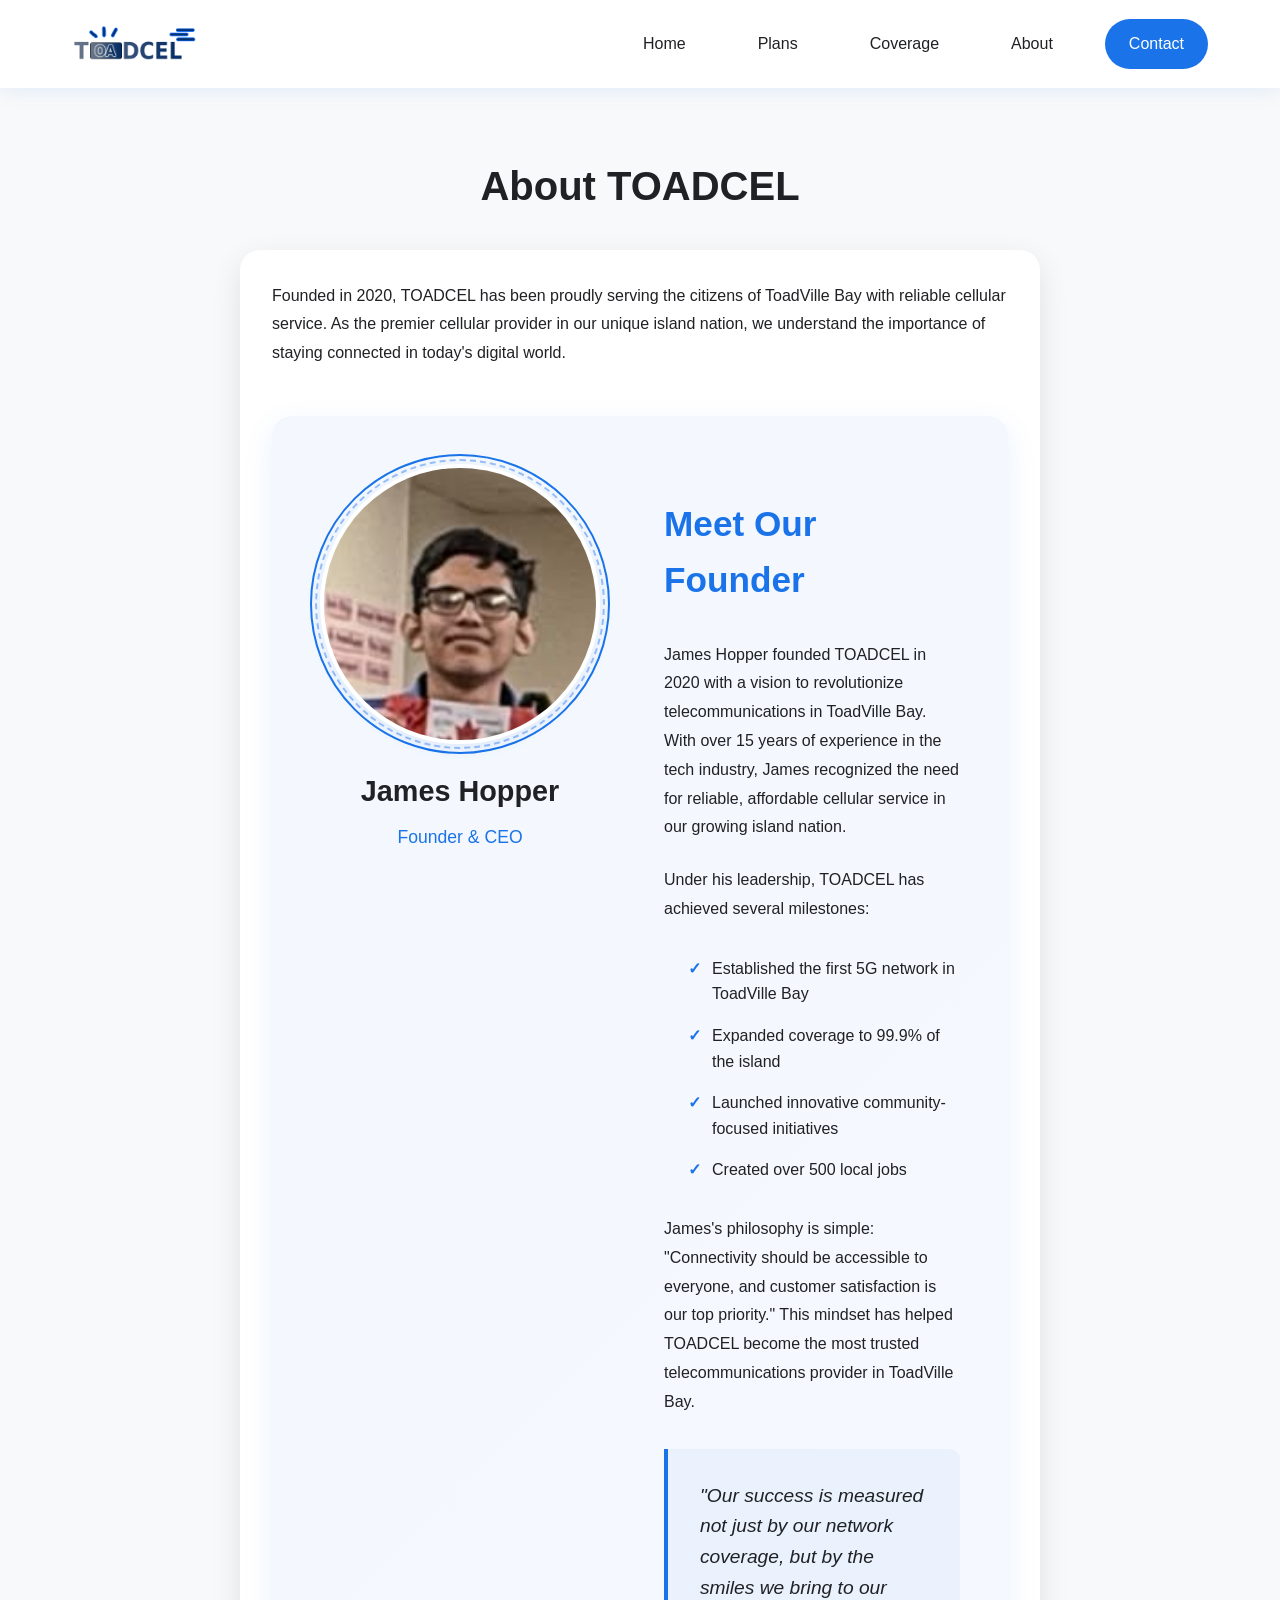
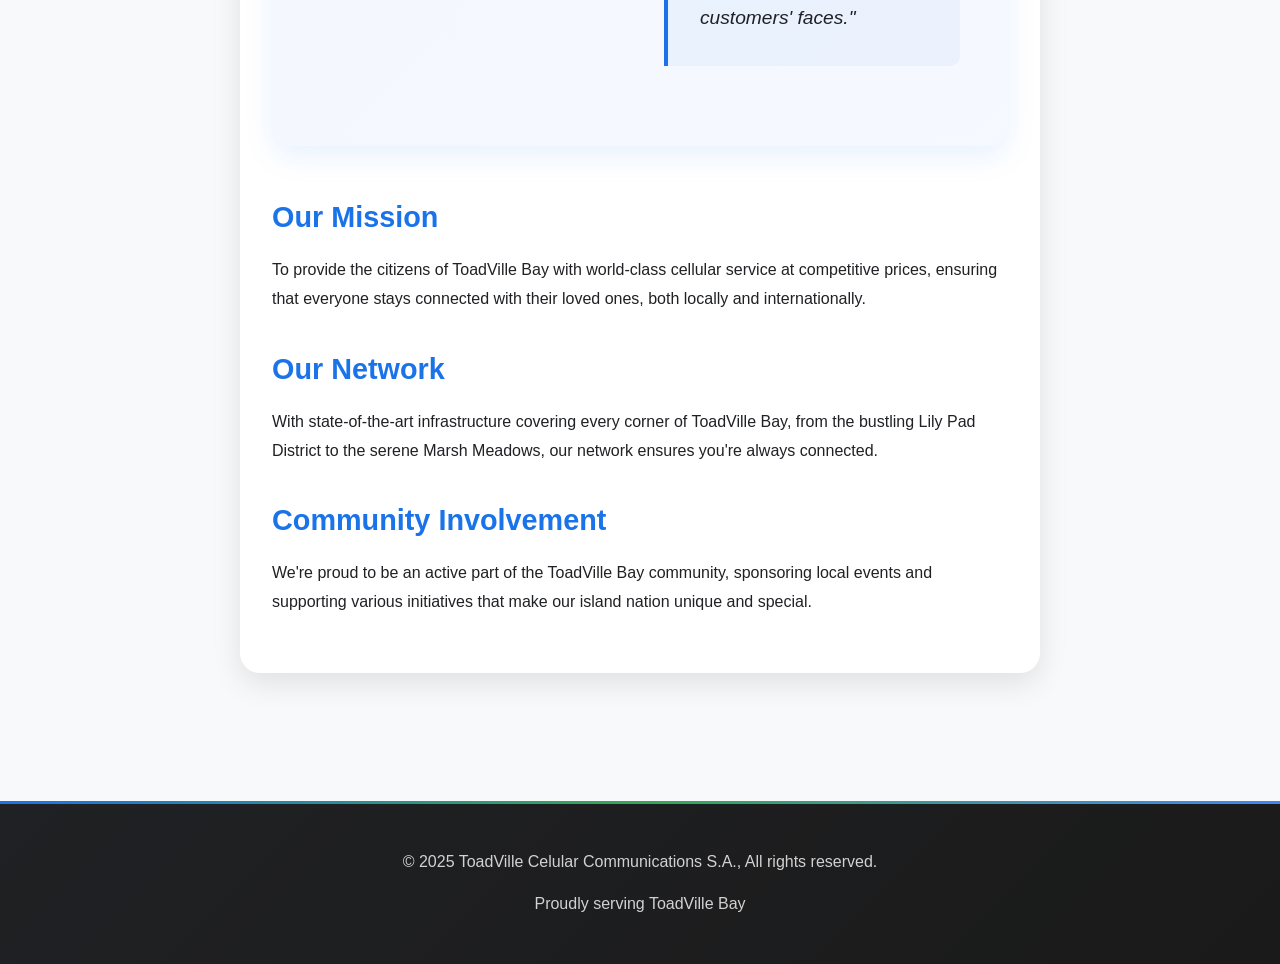
<file: about.html>
<!D    <meta charset="UTF-8">
    <meta name="viewport" content="width=device-width, initial-scale=1.0">
    <title>About - TOADCEL</title>
    <!-- OpenGraph Meta Tags -->
    <meta property="og:title" content="About TOADCEL - Our Story">
    <meta property="og:description" content="Learn about TOADCEL's journey to become ToadVille Bay's leading cellular provider. Discover our mission, values, and commitment to connectivity.">
    <meta property="og:image" content="https://toadcel.toadvillebay.com/images/TOADCEL.png">
    <meta property="og:url" content="https://toadcel.toadvillebay.com/about.html">
    <meta property="og:type" content="website">
    <!-- Twitter Card Meta Tags -->
    <meta name="twitter:card" content="summary_large_image">
    <meta name="twitter:title" content="About TOADCEL - Our Story">
    <meta name="twitter:description" content="Learn about TOADCEL's journey to become ToadVille Bay's leading cellular provider. Discover our mission, values, and commitment to connectivity.">
    <meta name="twitter:image" content="https://toadcel.toadvillebay.com/images/TOADCEL.png">
    <link rel="icon" type="image/png" href="images/TOADCELfavicon.png">
    <link rel="stylesheet" href="css/styles.css">E html>
<html lang="en">
<head>
    <meta charset="UTF-8">
    <meta name="viewport" content="width=device-width, initial-scale=1.0">
    <title>About Us - TOADCEL</title>
    <link rel="icon" type="image/png" href="images/TOADCELfavicon.png">
    <link rel="stylesheet" href="css/styles.css">
</head>
<body>
    <nav class="navbar">
        <div class="container">
            <div class="logo">
                <img src="images/TOADCEL.png" alt="TOADCEL Logo" class="logo-img">
            </div>
            <button class="menu-toggle" aria-label="Toggle menu">
                <span></span>
                <span></span>
                <span></span>
            </button>
            <ul class="nav-menu">
                <li><a href="index.html">Home</a></li>
                <li><a href="plans.html">Plans</a></li>
                <li><a href="coverage.html">Coverage</a></li>
                <li><a href="about.html">About</a></li>
                <li><a href="contact.html">Contact</a></li>
            </ul>
        </div>
    </nav>
    <script>
        const menuToggle = document.querySelector('.menu-toggle');
        const navMenu = document.querySelector('.nav-menu');
        
        menuToggle.addEventListener('click', () => {
            menuToggle.classList.toggle('active');
            navMenu.classList.toggle('active');
            document.body.classList.toggle('menu-open');
        });

        // Close menu when clicking outside
        document.addEventListener('click', (e) => {
            if (!menuToggle.contains(e.target) && !navMenu.contains(e.target) && navMenu.classList.contains('active')) {
                menuToggle.classList.remove('active');
                navMenu.classList.remove('active');
                document.body.classList.remove('menu-open');
            }
        });
    </script>

    <section class="about container">
        <h1>About TOADCEL</h1>
        <div class="about-content">
            <p>Founded in 2020, TOADCEL has been proudly serving the citizens of ToadVille Bay with reliable cellular service. As the premier cellular provider in our unique island nation, we understand the importance of staying connected in today's digital world.</p>
            
            <div class="founder-section">
                <div class="founder-image">
                    <div class="image-container">
                        <img src="images/founder.jpg" alt="James Hopper - TOADCEL Founder" class="founder-img">
                    </div>
                    <h3 class="founder-name">James Hopper</h3>
                    <p class="founder-title">Founder & CEO</p>
                </div>
                <div class="founder-info">
                    <h2>Meet Our Founder</h2>
                    <div class="founder-bio">
                        <p>James Hopper founded TOADCEL in 2020 with a vision to revolutionize telecommunications in ToadVille Bay. With over 15 years of experience in the tech industry, James recognized the need for reliable, affordable cellular service in our growing island nation.</p>
                        
                        <p>Under his leadership, TOADCEL has achieved several milestones:</p>
                        <ul class="achievements">
                            <li>Established the first 5G network in ToadVille Bay</li>
                            <li>Expanded coverage to 99.9% of the island</li>
                            <li>Launched innovative community-focused initiatives</li>
                            <li>Created over 500 local jobs</li>
                        </ul>
                        
                        <p>James's philosophy is simple: "Connectivity should be accessible to everyone, and customer satisfaction is our top priority." This mindset has helped TOADCEL become the most trusted telecommunications provider in ToadVille Bay.</p>
                        
                        <blockquote class="founder-quote">
                            "Our success is measured not just by our network coverage, but by the smiles we bring to our customers' faces."
                        </blockquote>
                    </div>
                </div>
            </div>
            
            <h2>Our Mission</h2>
            <p>To provide the citizens of ToadVille Bay with world-class cellular service at competitive prices, ensuring that everyone stays connected with their loved ones, both locally and internationally.</p>
            
            <h2>Our Network</h2>
            <p>With state-of-the-art infrastructure covering every corner of ToadVille Bay, from the bustling Lily Pad District to the serene Marsh Meadows, our network ensures you're always connected.</p>
            
            <h2>Community Involvement</h2>
            <p>We're proud to be an active part of the ToadVille Bay community, sponsoring local events and supporting various initiatives that make our island nation unique and special.</p>
        </div>
    </section>

    <footer class="footer">
        <div class="container">
            <p>&copy; 2025 ToadVille Celular Communications S.A., All rights reserved.</p>
            <p>Proudly serving ToadVille Bay</p>
        </div>
    </footer>
</body>

</html>
</file>
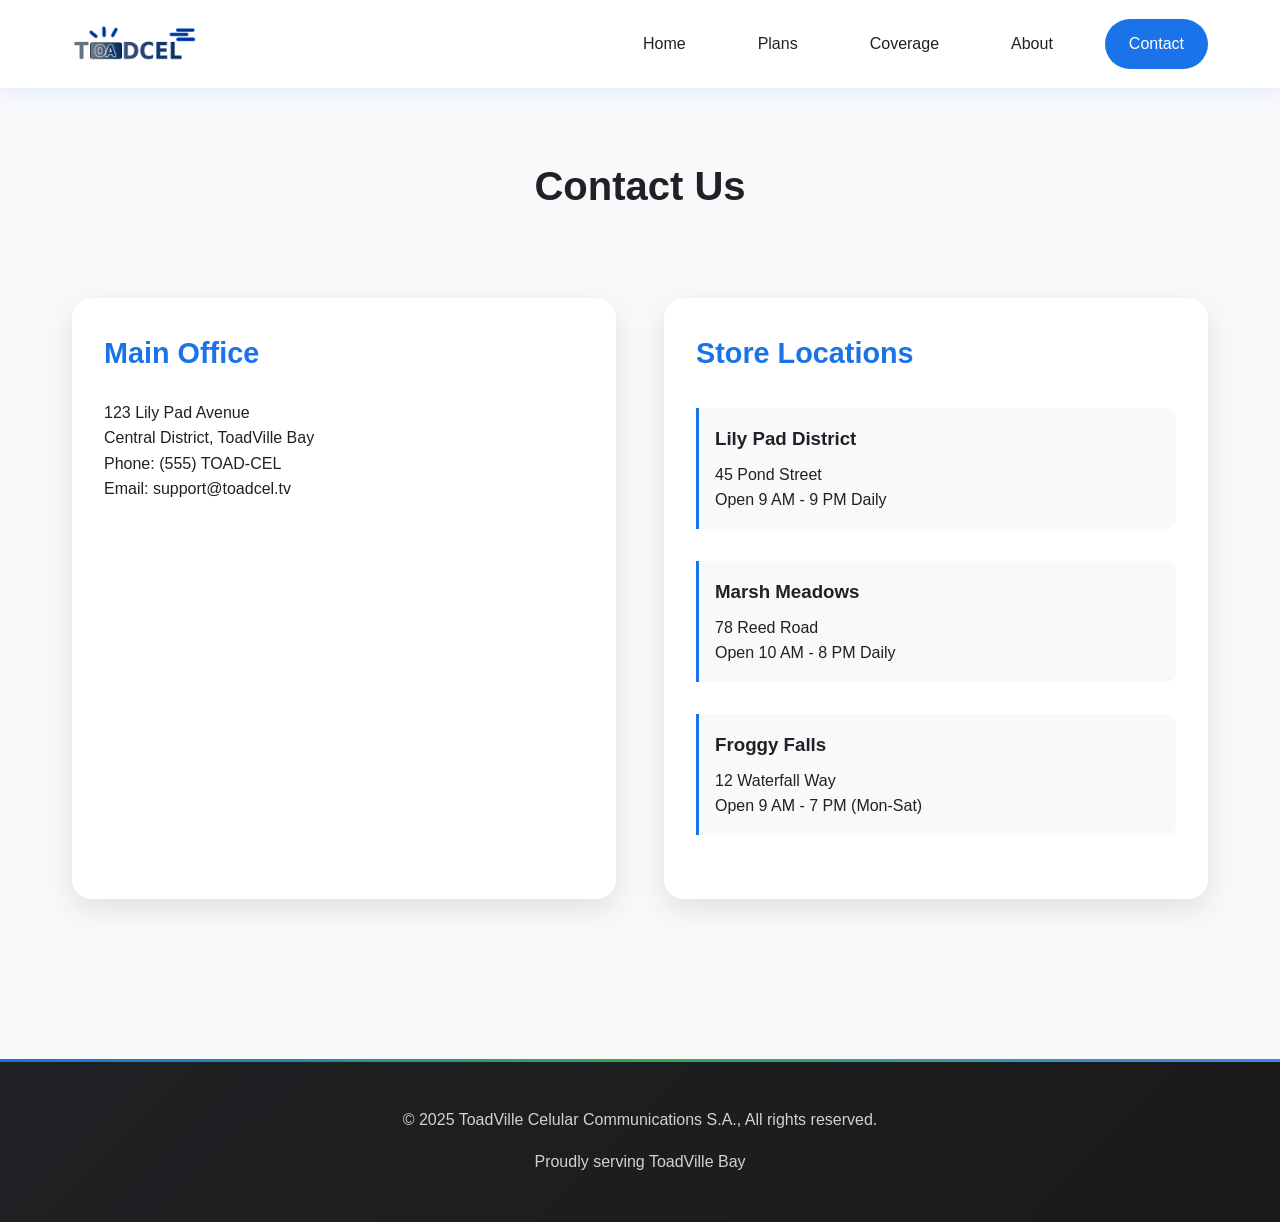
<file: contact.html>
<!D    <meta charset="UTF-8">
    <meta name="viewport" content="width=device-width, initial-scale=1.0">
    <title>Contact - TOADCEL</title>
    <!-- OpenGraph Meta Tags -->
    <meta property="og:title" content="Contact TOADCEL - Get in Touch">
    <meta property="og:description" content="Need help? Contact TOADCEL's customer service team. We're here to assist you with all your cellular service needs.">
    <meta property="og:image" content="https://toadcel.toadvillebay.com/images/TOADCEL.png">
    <meta property="og:url" content="https://toadcel.toadvillebay.com/contact.html">
    <meta property="og:type" content="website">
    <!-- Twitter Card Meta Tags -->
    <meta name="twitter:card" content="summary_large_image">
    <meta name="twitter:title" content="Contact TOADCEL - Get in Touch">
    <meta name="twitter:description" content="Need help? Contact TOADCEL's customer service team. We're here to assist you with all your cellular service needs.">
    <meta name="twitter:image" content="https://toadcel.toadvillebay.com/images/TOADCEL.png">
    <link rel="icon" type="image/png" href="images/TOADCELfavicon.png">
    <link rel="stylesheet" href="css/styles.css">E html>
<html lang="en">
<head>
    <meta charset="UTF-8">
    <meta name="viewport" content="width=device-width, initial-scale=1.0">
    <title>Contact Us - TOADCEL</title>
    <link rel="icon" type="image/png" href="images/TOADCELfavicon.png">
    <link rel="stylesheet" href="css/styles.css">
</head>
<body>
    <nav class="navbar">
        <div class="container">
            <div class="logo">
                <img src="images/TOADCEL.png" alt="TOADCEL Logo" class="logo-img">
            </div>
            <button class="menu-toggle" aria-label="Toggle menu">
                <span></span>
                <span></span>
                <span></span>
            </button>
            <ul class="nav-menu">
                <li><a href="index.html">Home</a></li>
                <li><a href="plans.html">Plans</a></li>
                <li><a href="coverage.html">Coverage</a></li>
                <li><a href="about.html">About</a></li>
                <li><a href="contact.html">Contact</a></li>
            </ul>
        </div>
    </nav>
    <script>
        const menuToggle = document.querySelector('.menu-toggle');
        const navMenu = document.querySelector('.nav-menu');
        
        menuToggle.addEventListener('click', () => {
            menuToggle.classList.toggle('active');
            navMenu.classList.toggle('active');
            document.body.classList.toggle('menu-open');
        });

        // Close menu when clicking outside
        document.addEventListener('click', (e) => {
            if (!menuToggle.contains(e.target) && !navMenu.contains(e.target) && navMenu.classList.contains('active')) {
                menuToggle.classList.remove('active');
                navMenu.classList.remove('active');
                document.body.classList.remove('menu-open');
            }
        });
    </script>

    <section class="contact container">
        <h1>Contact Us</h1>
        <div class="contact-info">
            <div class="headquarters">
                <h2>Main Office</h2>
                <p>123 Lily Pad Avenue</p>
                <p>Central District, ToadVille Bay</p>
                <p>Phone: (555) TOAD-CEL</p>
                <p>Email: support@toadcel.tv</p>
            </div>

            <div class="store-locations">
                <h2>Store Locations</h2>
                <div class="location">
                    <h3>Lily Pad District</h3>
                    <p>45 Pond Street</p>
                    <p>Open 9 AM - 9 PM Daily</p>
                </div>
                
                <div class="location">
                    <h3>Marsh Meadows</h3>
                    <p>78 Reed Road</p>
                    <p>Open 10 AM - 8 PM Daily</p>
                </div>
                
                <div class="location">
                    <h3>Froggy Falls</h3>
                    <p>12 Waterfall Way</p>
                    <p>Open 9 AM - 7 PM (Mon-Sat)</p>
                </div>
            </div>
        </div>
    </section>

    <footer class="footer">
        <div class="container">
            <p>&copy; 2025 ToadVille Celular Communications S.A., All rights reserved.</p>
            <p>Proudly serving ToadVille Bay</p>
        </div>
    </footer>
</body>

</html>
</file>
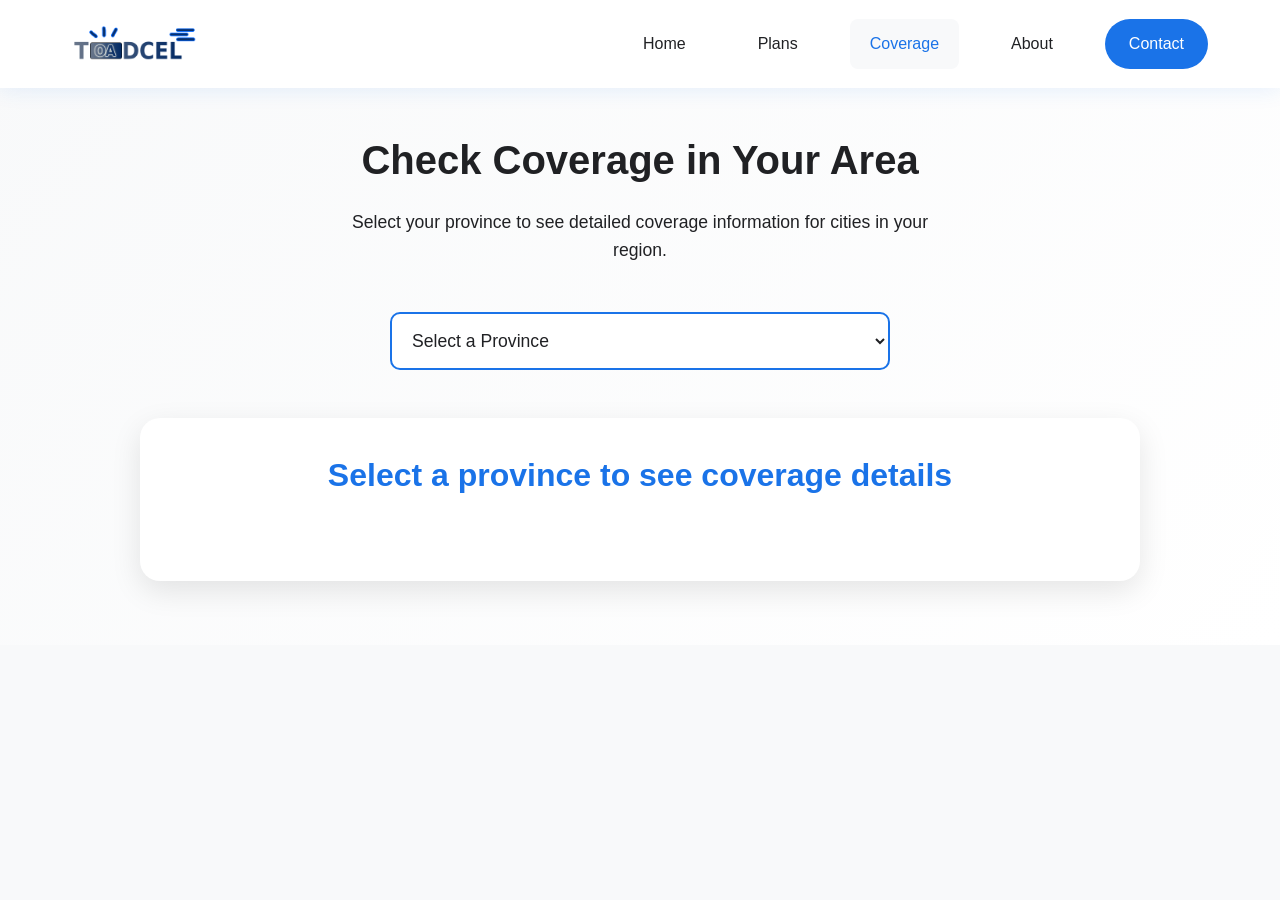
<file: coverage.html>
<!DOCTYPE html>
<html lang="en">
<head>
    <meta charset="UTF-8">
    <meta name="viewport" content="width=device-width, initial-scale=1.0">
    <title>Network Coverage - TOADCEL</title>
    <!-- OpenGraph Meta Tags -->
    <meta property="og:title" content="Network Coverage - TOADCEL">
    <meta property="og:description" content="Check TOADCEL network coverage in your area. Find detailed information about 5G, 4G/LTE, 3G, and 2G coverage across ToadVille Bay's provinces.">
    <meta property="og:image" content="https://toadcel.toadvillebay.com/images/TOADCEL.png">
    <meta property="og:url" content="https://toadcel.toadvillebay.com/coverage.html">
    <meta property="og:type" content="website">
    <!-- Twitter Card Meta Tags -->
    <meta name="twitter:card" content="summary_large_image">
    <meta name="twitter:title" content="Network Coverage - TOADCEL">
    <meta name="twitter:description" content="Check TOADCEL network coverage in your area. Find detailed information about 5G, 4G/LTE, 3G, and 2G coverage across ToadVille Bay's provinces.">
    <meta name="twitter:image" content="https://toadcel.toadvillebay.com/images/TOADCEL.png">
    <link rel="icon" type="image/png" href="images/TOADCELfavicon.png">
    <link rel="stylesheet" href="css/styles.css">
</head>
<body>
    <nav class="navbar">
        <div class="container">
            <div class="logo">
                <img src="images/TOADCEL.png" alt="TOADCEL Logo" class="logo-img">
            </div>
            <button class="menu-toggle" aria-label="Toggle menu">
                <span></span>
                <span></span>
                <span></span>
            </button>
            <ul class="nav-menu">
                <li><a href="index.html">Home</a></li>
                <li><a href="plans.html">Plans</a></li>
                <li><a href="coverage.html" class="active">Coverage</a></li>
                <li><a href="about.html">About</a></li>
                <li><a href="contact.html">Contact</a></li>
            </ul>
        </div>
    </nav>

    <section class="coverage-lookup">
        <div class="container">
            <h1>Check Coverage in Your Area</h1>
            <p>Select your province to see detailed coverage information for cities in your region.</p>
            
            <div class="coverage-selector">
                <select id="provinceSelect" class="province-dropdown">
                    <option value="">Select a Province</option>
                    <option value="aviv">Aviv</option>
                    <option value="eastern-toadville">Eastern ToadVille Sur</option>
                    <option value="mexinada">Mexinada</option>
                    <option value="mihajl">Mihajl</option>
                    <option value="national-preserve">National Preserve</option>
                    <option value="northern-islands">Northern Islands</option>
                    <option value="sonora">Sonora</option>
                    <option value="south-aviv">South Aviv</option>
                    <option value="south-sonora">South Sonora</option>
                    <option value="texcia">Texcia</option>
                    <option value="toadville-df">ToadVille Bay D.F.</option>
                    <option value="toadville-islands">ToadVille Islands</option>
                    <option value="toadville-sur">ToadVille Sur</option>
                </select>
            </div>

            <div class="coverage-results">
                <div class="province-info" id="provinceInfo">
                    <h2>Select a province to see coverage details</h2>
                </div>
                <div class="cities-list" id="citiesList"></div>
            </div>


    <script>
        // Navigation menu functionality
        const menuToggle = document.querySelector('.menu-toggle');
        const navMenu = document.querySelector('.nav-menu');
        
        menuToggle.addEventListener('click', () => {
            menuToggle.classList.toggle('active');
            navMenu.classList.toggle('active');
            document.body.classList.toggle('menu-open');
        });

        document.addEventListener('click', (e) => {
            if (!menuToggle.contains(e.target) && !navMenu.contains(e.target) && navMenu.classList.contains('active')) {
                menuToggle.classList.remove('active');
                navMenu.classList.remove('active');
                document.body.classList.remove('menu-open');
            }
        });

        // Coverage data
        const coverageData = {
            'toadville-sur': {
                name: 'ToadVille Sur',
                overview: '98% coverage with extensive 5G network',
                cities: [
                    { name: 'Toadlexico', coverage: '5G' },
                    { name: 'Puerto Vista', coverage: '5G' },
                    { name: 'Green Valley', coverage: '4G/LTE' },
                    { name: 'Buena Cerro', coverage: '4G/LTE' },
                    { name: 'Preserve Town', coverage: '5G' },
                    { name: 'Kalictit Nonat', coverage: '5G' },
                    { name: 'Mar Vista', coverage: '5G' },
                ]
            },
            'eastern-toadville': {
                name: 'Eastern ToadVille Sur',
                overview: '95% coverage with mixed 5G and 4G network',
                cities: [
                    { name: 'East Harbor', coverage: '5G' },
                    { name: 'Sunrise City', coverage: '4G/LTE' },
                    { name: 'Palm Beach', coverage: '5G' },
                    { name: 'Coast Haven', coverage: '4G/LTE' }
                ]
            },
            'aviv': {
                name: 'Aviv',
                overview: '99% coverage with advanced 5G infrastructure',
                cities: [
                    { name: 'Aviv Central', coverage: '5G' },
                    { name: 'Tech District', coverage: '5G' },
                    { name: 'University City', coverage: '5G' },
                    { name: 'Innovation Park', coverage: '5G' }
                ]
            },
            'south-aviv': {
                name: 'South Aviv',
                overview: '92% coverage with expanding 5G network',
                cities: [
                    { name: 'South Point', coverage: '4G/LTE' },
                    { name: 'Desert Springs', coverage: '5G' },
                    { name: 'Oasis Town', coverage: '4G/LTE' }
                ]
            },
            'sonora': {
                name: 'Sonora',
                overview: '90% coverage with reliable 4G/LTE network',
                cities: [
                    { name: 'Sonora City', coverage: '5G' },
                    { name: 'West Port', coverage: '4G/LTE' },
                    { name: 'Highland Park', coverage: '4G/LTE' }
                ]
            },
            'south-sonora': {
                name: 'South Sonora',
                overview: '85% coverage focusing on 4G/LTE expansion',
                cities: [
                    { name: 'South Bay', coverage: '4G/LTE' },
                    { name: 'Coastal Village', coverage: '3G' },
                    { name: 'Fish Harbor', coverage: '4G/LTE' }
                ]
            },
            'mexinada': {
                name: 'Mexinada',
                overview: '88% coverage with mixed network types',
                cities: [
                    { name: 'Mexinada City', coverage: '5G' },
                    { name: 'Border Town', coverage: '4G/LTE' },
                    { name: 'Trade Port', coverage: '4G/LTE' }
                ]
            },
            'mihajl': {
                name: 'Mihajl',
                overview: '94% coverage with strong 5G presence',
                cities: [
                    { name: 'Mihajl City', coverage: '5G' },
                    { name: 'Noglas', coverage: '5G' },
                    { name: 'Industrial Zone', coverage: '4G/LTE' }
                ]
            },
            'toadville-df': {
                name: 'ToadVille Bay D.F.',
                overview: '100% coverage with premium 5G network',
                cities: [
                    { name: 'ToadVille Bay D.F.', coverage: '5G' },
                    { name: 'Suburban D.F.', coverage: '5G' },
                ]
            },
            'texcia': {
                name: 'Texcia',
                overview: '89% coverage with expanding network',
                cities: [
                    { name: 'Texcia City', coverage: '5G' },
                    { name: 'Ranch Town', coverage: '4G/LTE' },
                    { name: 'Prairie View', coverage: '3G' }
                ]
            },
            'national-preserve': {
                name: 'National Preserve',
                overview: '70% coverage respecting natural areas',
                cities: [
                    { name: 'Ranger Station', coverage: '4G/LTE' },
                    { name: 'Visitor Center', coverage: '4G/LTE' },
                    { name: 'Conservation Camp', coverage: '3G' }
                ]
            },
            'toadville-islands': {
                name: 'ToadVille Islands',
                overview: '85% coverage across accessible areas',
                cities: [
                    { name: 'Island City', coverage: '5G' },
                    { name: 'Beach Resort', coverage: '4G/LTE' },
                    { name: 'Port Town', coverage: '4G/LTE' }
                ]
            },
            'northern-islands': {
                name: 'Northern Islands',
                overview: '40% coverage - Limited service due to extreme remote location and harsh weather conditions. Service availability may vary seasonally.',
                cities: [
                    { name: 'North Port', coverage: '4G/LTE' },
                    { name: 'Fishing Village', coverage: '3G' },
                    { name: 'Remote Station', coverage: '2G' },
                    { name: 'Alert', coverage: '3G/2G' }
                ]
            }
        };

        // Handle province selection
        const provinceSelect = document.getElementById('provinceSelect');
        const provinceInfo = document.getElementById('provinceInfo');
        const citiesList = document.getElementById('citiesList');

        provinceSelect.addEventListener('change', () => {
            const selectedProvince = coverageData[provinceSelect.value];
            
            if (selectedProvince) {
                provinceInfo.innerHTML = `
                    <h2>${selectedProvince.name}</h2>
                    <p>${selectedProvince.overview}</p>
                `;

                citiesList.innerHTML = `
                    <h3>Cities and Coverage</h3>
                    <div class="cities-grid">
                        ${selectedProvince.cities.map(city => `
                            <div class="city-card coverage-${city.coverage.toLowerCase().replace('/', '-')}">
                                <h4>${city.name}</h4>
                                <span class="coverage-type">${city.coverage}</span>
                            </div>
                        `).join('')}
                    </div>
                `;
            } else {
                provinceInfo.innerHTML = '<h2>Select a province to see coverage details</h2>';
                citiesList.innerHTML = '';
            }
        });
    </script>
</body>
</html>
</file>
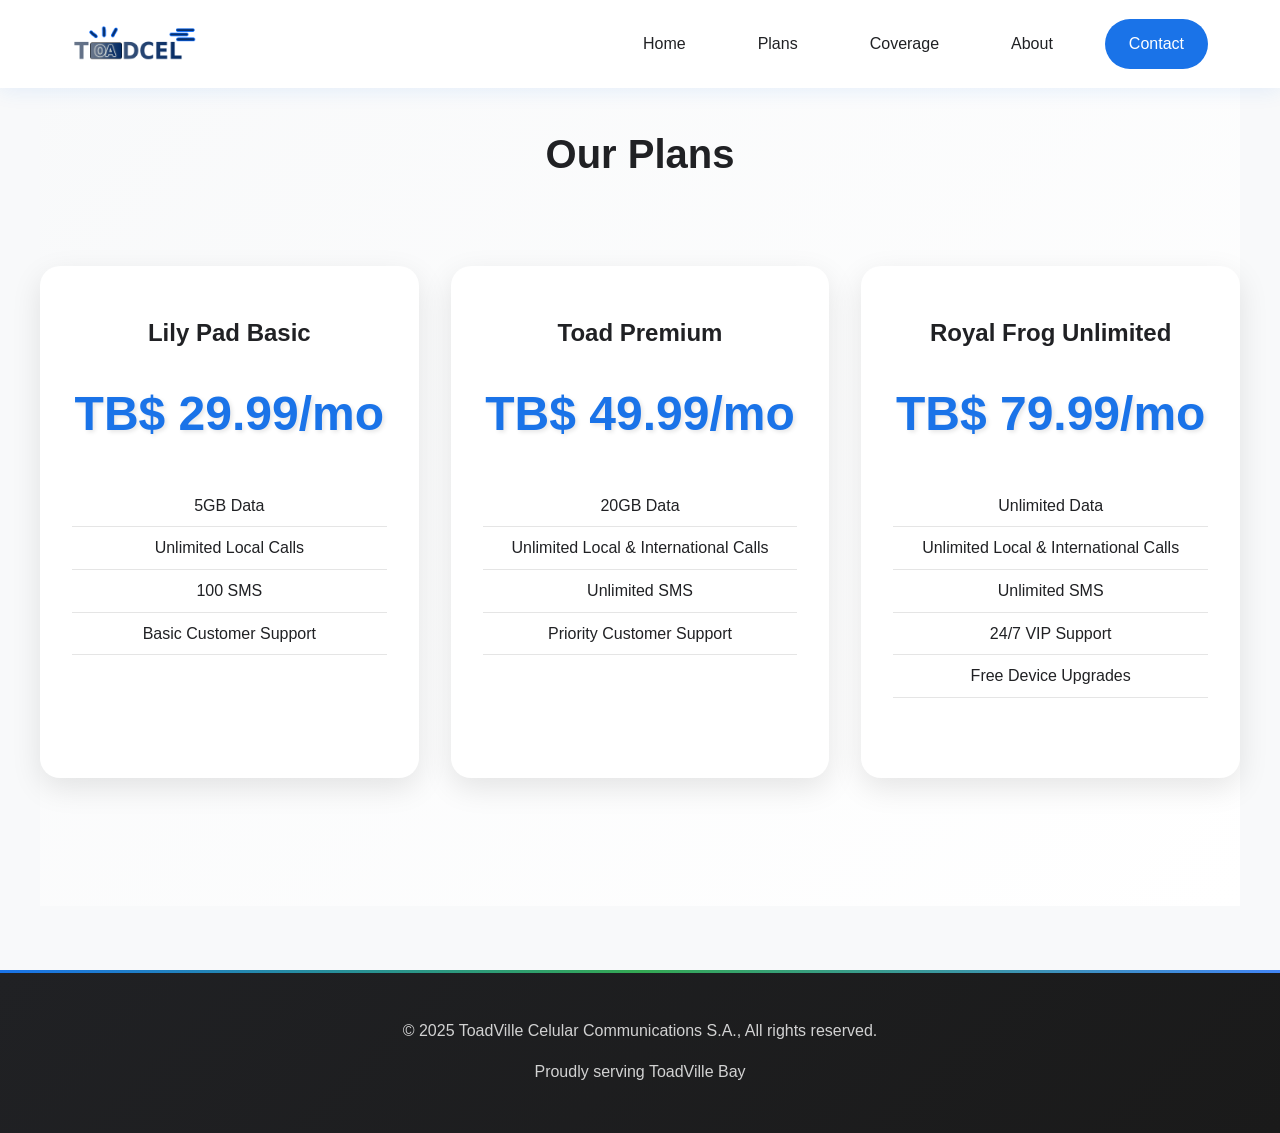
<file: plans.html>
<!D    <meta charset="UTF-8">
    <meta name="viewport" content="width=device-width, initial-scale=1.0">
    <title>Plans - TOADCEL</title>
    <!-- OpenGraph Meta Tags -->
    <meta property="og:title" content="Mobile Plans - TOADCEL">
    <meta property="og:description" content="Discover TOADCEL's flexible mobile plans. From basic connectivity to premium 5G packages, find the perfect plan for your needs.">
    <meta property="og:image" content="https://toadcel.toadvillebay.com/images/TOADCEL.png">
    <meta property="og:url" content="https://toadcel.toadvillebay.com/plans.html">
    <meta property="og:type" content="website">
    <!-- Twitter Card Meta Tags -->
    <meta name="twitter:card" content="summary_large_image">
    <meta name="twitter:title" content="Mobile Plans - TOADCEL">
    <meta name="twitter:description" content="Discover TOADCEL's flexible mobile plans. From basic connectivity to premium 5G packages, find the perfect plan for your needs.">
    <meta name="twitter:image" content="https://toadcel.toadvillebay.com/images/TOADCEL.png">
    <link rel="icon" type="image/png" href="images/TOADCELfavicon.png">
    <link rel="stylesheet" href="css/styles.css">E html>
<html lang="en">
<head>
    <meta charset="UTF-8">
    <meta name="viewport" content="width=device-width, initial-scale=1.0">
    <title>Plans & Pricing - TOADCEL</title>
    <link rel="icon" type="image/png" href="images/TOADCELfavicon.png">
    <link rel="stylesheet" href="css/styles.css">
</head>
<body>
    <nav class="navbar">
        <div class="container">
            <div class="logo">
                <img src="images/TOADCEL.png" alt="TOADCEL Logo" class="logo-img">
            </div>
            <button class="menu-toggle" aria-label="Toggle menu">
                <span></span>
                <span></span>
                <span></span>
            </button>
            <ul class="nav-menu">
                <li><a href="index.html">Home</a></li>
                <li><a href="plans.html">Plans</a></li>
                <li><a href="coverage.html">Coverage</a></li>
                <li><a href="about.html">About</a></li>
                <li><a href="contact.html">Contact</a></li>
            </ul>
        </div>
    </nav>
    <script>
        const menuToggle = document.querySelector('.menu-toggle');
        const navMenu = document.querySelector('.nav-menu');
        
        menuToggle.addEventListener('click', () => {
            menuToggle.classList.toggle('active');
            navMenu.classList.toggle('active');
            document.body.classList.toggle('menu-open');
        });

        // Close menu when clicking outside
        document.addEventListener('click', (e) => {
            if (!menuToggle.contains(e.target) && !navMenu.contains(e.target) && navMenu.classList.contains('active')) {
                menuToggle.classList.remove('active');
                navMenu.classList.remove('active');
                document.body.classList.remove('menu-open');
            }
        });
    </script>

    <section class="plans container">
        <h1>Our Plans</h1>
        <div class="plan-cards">
            <div class="plan-card">
                <h3>Lily Pad Basic</h3>
                <div class="price">TB$ 29.99/mo</div>
                <ul>
                    <li>5GB Data</li>
                    <li>Unlimited Local Calls</li>
                    <li>100 SMS</li>
                    <li>Basic Customer Support</li>
                </ul>
            </div>

            <div class="plan-card">
                <h3>Toad Premium</h3>
                <div class="price">TB$ 49.99/mo</div>
                <ul>
                    <li>20GB Data</li>
                    <li>Unlimited Local & International Calls</li>
                    <li>Unlimited SMS</li>
                    <li>Priority Customer Support</li>
                </ul>
            </div>

            <div class="plan-card">
                <h3>Royal Frog Unlimited</h3>
                <div class="price">TB$ 79.99/mo</div>
                <ul>
                    <li>Unlimited Data</li>
                    <li>Unlimited Local & International Calls</li>
                    <li>Unlimited SMS</li>
                    <li>24/7 VIP Support</li>
                    <li>Free Device Upgrades</li>
                </ul>
            </div>
        </div>
    </section>

    <footer class="footer">
        <div class="container">
            <p>&copy; 2025 ToadVille Celular Communications S.A., All rights reserved.</p>
            <p>Proudly serving ToadVille Bay</p>
        </div>
    </footer>
</body>

</html>
</file>
<file: css/styles.css>
/* Global Styles */
:root {
    --primary-color: #1a73e8;    /* Main Blue */
    --secondary-color: #4285f4;  /* Light Blue */
    --accent-color: #34a853;     /* Success Green */
    --dark-color: #202124;       /* Dark Gray */
    --light-color: #f8f9fa;      /* Light Gray */
    --white: #ffffff;
    --shadow-color: rgba(26, 115, 232, 0.1);
    --max-width: 1200px;
    --transition: all 0.3s ease-in-out;
}

@import url('https://fonts.googleapis.com/css2?family=Poppins:wght@300;400;500;600;700&display=swap');

* {
    margin: 0;
    padding: 0;
    box-sizing: border-box;
    scroll-behavior: smooth;
}

body {
    font-family: 'Poppins', sans-serif;
    line-height: 1.6;
    background: var(--light-color);
    color: var(--dark-color);
}

/* Custom Scrollbar */
::-webkit-scrollbar {
    width: 10px;
}

::-webkit-scrollbar-track {
    background: var(--light-color);
}

::-webkit-scrollbar-thumb {
    background: var(--primary-color);
    border-radius: 5px;
}

::-webkit-scrollbar-thumb:hover {
    background: var(--secondary-color);
}

.container {
    max-width: var(--max-width);
    margin: 0 auto;
    padding: 0 2rem;
}

/* Navigation */
.navbar {
    background: var(--white);
    color: var(--dark-color);
    padding: 1.2rem 0;
    position: fixed;
    width: 100%;
    top: 0;
    z-index: 1000;
    box-shadow: 0 2px 20px var(--shadow-color);
}

/* Hamburger Menu Button */
.menu-toggle {
    display: none;
    background: none;
    border: none;
    cursor: pointer;
    padding: 0;
    width: 30px;
    height: 24px;
    position: relative;
    z-index: 1001;
}

.menu-toggle span {
    display: block;
    width: 100%;
    height: 2px;
    background-color: var(--primary-color);
    position: absolute;
    left: 0;
    transition: all 0.3s ease;
}

.menu-toggle span:first-child {
    top: 0;
}

.menu-toggle span:nth-child(2) {
    top: 50%;
    transform: translateY(-50%);
}

.menu-toggle span:last-child {
    bottom: 0;
}

.menu-toggle.active span:first-child {
    transform: rotate(45deg);
    top: 50%;
}

.menu-toggle.active span:nth-child(2) {
    opacity: 0;
}

.menu-toggle.active span:last-child {
    transform: rotate(-45deg);
    bottom: 40%;
}

.navbar .container {
    display: flex;
    justify-content: space-between;
    align-items: center;
    max-width: var(--max-width);
    margin: 0 auto;
    padding: 0 2rem;
}

.navbar .logo {
    display: flex;
    align-items: center;
    transition: var(--transition);
}

.navbar .logo-img {
    height: 40px;
    width: auto;
    transition: var(--transition);
}

@keyframes pulse {
    0% {
        transform: scale(1);
        opacity: 1;
    }
    50% {
        transform: scale(1.5);
        opacity: 0.5;
    }
    100% {
        transform: scale(1);
        opacity: 1;
    }
}

.navbar .logo:hover {
    transform: translateY(-2px);
}

.navbar ul {
    display: flex;
    list-style: none;
    gap: 2rem;
    align-items: center;
}

.navbar ul li a {
    color: var(--dark-color);
    text-decoration: none;
    padding: 0.75rem 1.25rem;
    border-radius: 8px;
    font-weight: 500;
    transition: var(--transition);
    position: relative;
    display: inline-flex;
    align-items: center;
}

.navbar ul li a::after {
    content: '';
    position: absolute;
    bottom: -2px;
    left: 0;
    width: 100%;
    height: 2px;
    background: var(--primary-color);
    transform: scaleX(0);
    transform-origin: right;
    transition: transform 0.3s ease;
}

.navbar ul li a:hover {
    color: var(--primary-color);
}

.navbar ul li a:hover::after {
    transform: scaleX(1);
    transform-origin: left;
}

/* Add active state for current page */
.navbar ul li a.active {
    color: var(--primary-color);
    background: var(--light-color);
}

/* Add contact button styling */
.navbar ul li:last-child a {
    background: var(--primary-color);
    color: white;
    padding: 0.75rem 1.5rem;
    border-radius: 25px;
    transition: all 0.3s ease;
}

.navbar ul li:last-child a:hover {
    background: var(--secondary-color);
    transform: translateY(-2px);
    box-shadow: 0 4px 12px var(--shadow-color);
}

.navbar ul li:last-child a::after {
    display: none;
}

/* Features Section */
.features {
    padding: 6rem 0;
    background: linear-gradient(135deg, #fff 0%, var(--light-color) 100%);
}

.features h2 {
    text-align: center;
    font-size: 2.5rem;
    margin-bottom: 3rem;
    color: var(--dark-color);
}

.feature-grid {
    display: grid;
    grid-template-columns: repeat(auto-fit, minmax(300px, 1fr));
    gap: 2rem;
    padding: 2rem 0;
}

.feature-card {
    background: var(--white);
    padding: 2.5rem;
    border-radius: 16px;
    box-shadow: 0 10px 30px var(--shadow-color);
    text-align: center;
    transition: var(--transition);
    position: relative;
    overflow: hidden;
    border: 1px solid rgba(26, 115, 232, 0.1);
}

.feature-card:hover {
    transform: translateY(-10px);
    box-shadow: 0 20px 40px var(--shadow-color);
    border-color: var(--primary-color);
}

.feature-icon {
    width: 90px;
    height: 90px;
    margin: 0 auto 1.5rem;
    background: var(--light-color);
    border-radius: 16px;
    display: flex;
    align-items: center;
    justify-content: center;
    transition: var(--transition);
    position: relative;
}

.feature-icon::after {
    content: '';
    position: absolute;
    top: -2px;
    left: -2px;
    right: -2px;
    bottom: -2px;
    background: linear-gradient(135deg, var(--primary-color), var(--secondary-color));
    border-radius: 18px;
    z-index: -1;
    opacity: 0;
    transition: var(--transition);
}

.feature-card:hover .feature-icon {
    background: var(--white);
    transform: scale(1.1);
}

.feature-card:hover .feature-icon::after {
    opacity: 1;
}

.feature-icon img {
    width: 40px;
    height: 40px;
}

.feature-card h3 {
    color: var(--primary-color);
    margin-bottom: 1rem;
    font-size: 1.5rem;
}

.feature-list {
    list-style: none;
    padding: 0;
    margin-top: 1.5rem;
    text-align: left;
}

.feature-list li {
    padding: 0.5rem 0;
    padding-left: 1.5rem;
    position: relative;
}

.feature-list li::before {
    content: '→';
    position: absolute;
    left: 0;
    color: var(--primary-color);
}

/* Stats Section */
.stats {
    padding: 6rem 0;
    background: linear-gradient(135deg, var(--light-color) 0%, #fff 100%);
    text-align: center;
}

.stats h2 {
    font-size: 2.5rem;
    margin-bottom: 1.5rem;
    color: var(--dark-color);
}

.stats p {
    font-size: 1.2rem;
    color: var(--dark-color);
    margin-bottom: 3rem;
    max-width: 800px;
    margin-left: auto;
    margin-right: auto;
}

.stats-grid {
    display: grid;
    grid-template-columns: repeat(3, 1fr);
    gap: 2rem;
    max-width: 1000px;
    margin: 0 auto;
    padding: 0 1rem;
}

.coverage-map {
    position: relative;
    border-radius: 0;
    overflow: hidden;
    cursor: grab;
    height: 60vh;
    min-height: 500px;
    background: #f8f9fa;
    width: 100%;
    filter: contrast(1.1);
    user-select: none;
    -webkit-user-select: none;
    touch-action: none;
    -webkit-touch-callout: none;
    -webkit-tap-highlight-color: transparent;
}

.coverage-map:active {
    cursor: grabbing;
}

.coverage-info {
    position: absolute;
    top: 0;
    left: 0;
    right: 0;
    background: rgba(0, 0, 0, 0.85);
    color: white;
    padding: 15px;
    text-align: center;
    font-weight: 500;
    font-size: 1.1rem;
    transform: translateY(-100%);
    transition: transform 0.3s ease;
    z-index: 1000;
    pointer-events: none;
    opacity: 0;
}

.coverage-info.active {
    transform: translateY(0);
    opacity: 1;
}

.coverage-info.active {
    transform: translateY(0);
}

.coverage-img {
    width: 100%;
    height: 100%;
    object-fit: contain;
    transition: transform 0.2s ease-out;
    transform-origin: center center;
}

/* Custom overlay for different coverage types */
.coverage-map::after {
    content: '';
    position: absolute;
    top: 0;
    left: 0;
    right: 0;
    bottom: 0;
    background: 
        repeating-conic-gradient(
            from 0deg,
            transparent 0deg 60deg,
            rgba(52, 168, 83, 0.05) 60deg 120deg,
            rgba(66, 133, 244, 0.05) 120deg 180deg,
            rgba(251, 188, 5, 0.05) 180deg 240deg,
            rgba(147, 52, 230, 0.05) 240deg 300deg,
            transparent 300deg 360deg
        );
    background-size: 20px 20px;
    opacity: 0;
    transition: opacity 0.3s ease;
    pointer-events: none;
    z-index: 2;
}

.coverage-map.zoomed::after {
    opacity: 1;
}

.coverage-map:active {
    cursor: grabbing;
}

.coverage-img {
    width: 100%;
    height: 100%;
    object-fit: contain;
    display: block;
    position: relative;
    z-index: 1;
    transition: transform 0.2s ease-out;
    transform-origin: center center;
    image-rendering: pixelated; /* Makes pixels crisp when zoomed */
    mix-blend-mode: multiply; /* Allows colors to blend */
}

/* Coverage color overlays */
.coverage-map::before {
    content: '';
    position: absolute;
    top: 0;
    left: 0;
    right: 0;
    bottom: 0;
    background-image: 
        radial-gradient(circle at 50% 20%, rgba(52, 168, 83, 0.3), transparent 25%), /* 5G - Green */
        radial-gradient(circle at 30% 50%, rgba(66, 133, 244, 0.3), transparent 30%), /* 4G - Blue */
        radial-gradient(circle at 70% 60%, rgba(251, 188, 5, 0.3), transparent 25%), /* 3G - Orange */
        radial-gradient(circle at 50% 80%, rgba(147, 52, 230, 0.3), transparent 20%); /* 2G/1G - Purple */
    z-index: 2;
    pointer-events: none;
    opacity: 0;
    transition: opacity 0.3s ease;
}

.coverage-map.zoomed::before {
    opacity: 1;
}

/* Map Controls */
.map-controls {
    position: absolute;
    top: 30px;
    right: 30px;
    z-index: 10;
    display: flex;
    flex-direction: column;
    gap: 15px;
}

.zoom-btn {
    width: 50px;
    height: 50px;
    border: none;
    border-radius: 50%;
    background: white;
    color: var(--primary-color);
    font-size: 24px;
    cursor: pointer;
    display: flex;
    align-items: center;
    justify-content: center;
    box-shadow: 0 4px 15px rgba(0, 0, 0, 0.15);
    transition: var(--transition);
}

.zoom-btn:hover {
    background: var(--primary-color);
    color: white;
    transform: scale(1.1);
}

/* Coverage Legend */
.coverage-legend {
    position: absolute;
    bottom: 30px;
    left: 30px;
    background: white;
    padding: 20px 25px;
    border-radius: 15px;
    box-shadow: 0 4px 20px rgba(0, 0, 0, 0.15);
    z-index: 10;
    min-width: 200px;
}

.coverage-legend h4 {
    margin-bottom: 10px;
    color: var(--dark-color);
    font-size: 0.9rem;
    font-weight: 600;
}

.legend-item {
    display: flex;
    align-items: center;
    gap: 8px;
    margin-bottom: 8px;
    font-size: 0.85rem;
}

.legend-color {
    width: 16px;
    height: 16px;
    border-radius: 4px;
    display: inline-block;
}

.no-coverage {
    background: transparent;
    border: 2px dashed #ccc;
}

/* Add hover effect to map container */
.coverage-map-container:hover {
    box-shadow: 0 20px 50px var(--shadow-color);
}

/* Responsive adjustments */
@media (max-width: 768px) {
    .coverage-map {
        height: 60vh;
        min-height: 400px;
    }

    .coverage-legend {
        position: absolute;
        bottom: 20px;
        left: 20px;
        width: calc(100% - 40px);
        max-width: none;
        background: rgba(255, 255, 255, 0.95);
    }

    .legend-item {
        font-size: 0.9rem;
        display: inline-block;
        margin-right: 15px;
    }

    .map-controls {
        top: 20px;
        right: 20px;
    }

    .zoom-btn {
        width: 40px;
        height: 40px;
        font-size: 20px;
    }

    .coverage h2 {
        font-size: 2rem;
        margin-bottom: 1.5rem;
    }

    .coverage-stats {
        grid-template-columns: 1fr;
        gap: 1.5rem;
        padding: 0 1rem;
    }
}

/* Update coverage content layout */
.coverage-content {
    display: grid;
    grid-template-columns: 1.2fr 1fr;
    gap: 4rem;
    align-items: center;
    padding: 2rem;
}

/* Add some animation to stats */
.stat {
    transform: translateY(20px);
    opacity: 0;
    animation: fadeInUp 0.5s ease-out forwards;
}

.stat:nth-child(2) {
    animation-delay: 0.2s;
}

.stat:nth-child(3) {
    animation-delay: 0.4s;
}

@keyframes fadeInUp {
    from {
        opacity: 0;
        transform: translateY(20px);
    }
    to {
        opacity: 1;
        transform: translateY(0);
    }
}

@media (max-width: 768px) {
    .coverage-content {
        grid-template-columns: 1fr;
        padding: 1rem;
    }
    
    .coverage-map {
        margin: 0 auto;
        max-width: 500px;
    }
}

.coverage-info h3 {
    color: var(--primary-color);
    font-size: 2rem;
    margin-bottom: 1rem;
}

.stat {
    text-align: center;
    padding: 2rem;
    background: white;
    border-radius: 20px;
    box-shadow: 0 5px 20px rgba(0,0,0,0.1);
    transition: var(--transition);
}

.stat:hover {
    transform: translateY(-5px);
    box-shadow: 0 10px 30px rgba(0,0,0,0.15);
}

.stat-number {
    display: block;
    font-size: 2.5rem;
    font-weight: bold;
    color: var(--primary-color);
    margin-bottom: 0.5rem;
}

.stat-label {
    font-size: 1rem;
    color: var(--dark-color);
    font-weight: 500;
}

@media (max-width: 768px) {
    .stats-grid {
        grid-template-columns: 1fr;
        max-width: 400px;
    }

    .stats h2 {
        font-size: 2rem;
    }

    .stats p {
        font-size: 1.1rem;
        padding: 0 1rem;
    }
}

/* Testimonials Section */
.testimonials {
    padding: 6rem 0;
    background: linear-gradient(135deg, #fff 0%, var(--light-color) 100%);
}

.testimonials h2 {
    text-align: center;
    font-size: 2.5rem;
    margin-bottom: 3rem;
}

.testimonial-card {
    background: white;
    padding: 2rem;
    border-radius: 20px;
    box-shadow: 0 10px 30px rgba(0,0,0,0.1);
    margin: 1rem;
    transition: var(--transition);
}

.testimonial-card:hover {
    transform: translateY(-5px);
}

.testimonial-content p {
    font-style: italic;
    margin-bottom: 1.5rem;
    font-size: 1.1rem;
    line-height: 1.8;
}

.testimonial-author {
    display: flex;
    align-items: center;
    gap: 1rem;
}

.testimonial-author img {
    width: 60px;
    height: 60px;
    border-radius: 50%;
    object-fit: cover;
}

.author-info h4 {
    color: var(--primary-color);
    margin-bottom: 0.25rem;
}

.author-info span {
    font-size: 0.9rem;
    color: var(--dark-color);
}

/* CTA Section */
.cta {
    padding: 6rem 0;
    background: linear-gradient(135deg, var(--primary-color) 0%, var(--secondary-color) 100%);
    color: white;
    text-align: center;
    position: relative;
    overflow: hidden;
}

.cta::before {
    content: '';
    position: absolute;
    top: 0;
    left: 0;
    right: 0;
    bottom: 0;
    background: url('data:image/svg+xml,<svg xmlns="http://www.w3.org/2000/svg" width="100" height="100" viewBox="0 0 100 100"><circle cx="50" cy="50" r="2" fill="rgba(255,255,255,0.2)"/></svg>');
    opacity: 0.5;
}

.cta::after {
    content: '';
    position: absolute;
    top: 50%;
    left: 50%;
    width: 200%;
    height: 200%;
    background: radial-gradient(circle at center, rgba(255,255,255,0.1) 0%, transparent 60%);
    transform: translate(-50%, -50%);
    animation: pulse-subtle 4s infinite ease-in-out;
}

@keyframes pulse-subtle {
    0% { opacity: 0.3; }
    50% { opacity: 0.6; }
    100% { opacity: 0.3; }
}

.cta h2 {
    font-size: 2.5rem;
    margin-bottom: 1.5rem;
}

.cta p {
    font-size: 1.2rem;
    margin-bottom: 2rem;
    opacity: 0.9;
}

.app-buttons {
    display: flex;
    justify-content: center;
    gap: 2rem;
    margin-top: 2rem;
}

.app-button {
    transition: var(--transition);
}

.app-button:hover {
    transform: scale(1.05);
}

.app-button img {
    height: 50px;
    border-radius: 8px;
}

/* Hero Section */
.hero {
    background: linear-gradient(135deg, rgba(26, 115, 232, 0.95), rgba(66, 133, 244, 0.85)), url('../images/hero-bg.jpg');
    background-size: cover;
    background-position: center;
    height: 100vh;
    color: white;
    display: flex;
    align-items: center;
    text-align: center;
    position: relative;
    overflow: hidden;
    margin-top: -80px; /* Compensate for fixed navbar */
    padding-top: 80px;
}

.hero::before {
    content: '';
    position: absolute;
    top: 0;
    left: 0;
    width: 100%;
    height: 100%;
    background: radial-gradient(circle at center, rgba(255, 255, 255, 0.1) 0%, transparent 70%);
    animation: pulse-bg 4s infinite ease-in-out;
}

@keyframes pulse-bg {
    0% {
        opacity: 0.5;
    }
    50% {
        opacity: 1;
    }
    100% {
        opacity: 0.5;
    }
}

@keyframes shimmer {
    0% {
        transform: translateX(-100%) rotate(45deg);
    }
    100% {
        transform: translateX(100%) rotate(45deg);
    }
}

.hero-content {
    width: 100%;
    padding-top: 60px;
    position: relative;
    z-index: 1;
}

.hero h1 {
    font-size: 4rem;
    margin-bottom: 1.5rem;
    text-shadow: 2px 2px 4px rgba(0, 0, 0, 0.3);
    animation: fadeInUp 1s ease-out;
}

.hero p {
    font-size: 1.5rem;
    margin-bottom: 2rem;
    animation: fadeInUp 1s ease-out 0.3s backwards;
}

@keyframes fadeInUp {
    from {
        opacity: 0;
        transform: translateY(20px);
    }
    to {
        opacity: 1;
        transform: translateY(0);
    }
}

/* Plans/Pricing */
.plans {
    padding: 6rem 0;
    background: linear-gradient(135deg, var(--light-color) 0%, #fff 100%);
}

.plans h1 {
    text-align: center;
    font-size: 2.5rem;
    margin-bottom: 3rem;
    color: var(--dark-color);
}

.plan-cards {
    display: grid;
    grid-template-columns: repeat(auto-fit, minmax(300px, 1fr));
    gap: 2rem;
    padding: 2rem 0;
}

.plan-card {
    background: white;
    padding: 3rem 2rem;
    border-radius: 20px;
    box-shadow: 0 10px 30px rgba(0,0,0,0.1);
    text-align: center;
    transition: var(--transition);
    position: relative;
    overflow: hidden;
}

.plan-card::before {
    content: '';
    position: absolute;
    top: 0;
    left: 0;
    width: 100%;
    height: 5px;
    background: linear-gradient(90deg, var(--primary-color), var(--secondary-color));
    transform: scaleX(0);
    transition: var(--transition);
}

.plan-card:hover {
    transform: translateY(-10px);
}

.plan-card:hover::before {
    transform: scaleX(1);
}

.plan-card h3 {
    font-size: 1.5rem;
    color: var(--dark-color);
    margin-bottom: 1rem;
}

.price {
    font-size: 3rem;
    font-weight: 700;
    color: var(--primary-color);
    margin: 1.5rem 0;
    text-shadow: 2px 2px 4px rgba(0,0,0,0.1);
}

.plan-card ul {
    list-style: none;
    padding: 0;
    margin: 2rem 0;
}

.plan-card ul li {
    padding: 0.5rem 0;
    border-bottom: 1px solid rgba(0,0,0,0.1);
    color: var(--dark-color);
}

/* Coverage Page Styles */
.coverage-lookup {
    padding: 8rem 0 4rem;
    background: linear-gradient(135deg, var(--light-color) 0%, #fff 100%);
}

.coverage-lookup h1 {
    text-align: center;
    font-size: 2.5rem;
    margin-bottom: 1rem;
    color: var(--dark-color);
}

.coverage-lookup > .container > p {
    text-align: center;
    max-width: 600px;
    margin: 0 auto 3rem;
    color: var(--dark-color);
    font-size: 1.1rem;
}

.coverage-selector {
    max-width: 500px;
    margin: 0 auto 3rem;
}

.province-dropdown {
    width: 100%;
    padding: 1rem;
    font-size: 1.1rem;
    border: 2px solid var(--primary-color);
    border-radius: 10px;
    background: white;
    color: var(--dark-color);
    cursor: pointer;
    transition: var(--transition);
}

.province-dropdown:hover {
    border-color: var(--secondary-color);
}

.province-dropdown:focus {
    outline: none;
    box-shadow: 0 0 0 3px rgba(26, 115, 232, 0.2);
}

.coverage-results {
    max-width: 1000px;
    margin: 0 auto;
    padding: 2rem;
    background: white;
    border-radius: 20px;
    box-shadow: 0 10px 30px rgba(0,0,0,0.1);
}

.province-info {
    text-align: center;
    margin-bottom: 3rem;
}

.province-info h2 {
    color: var(--primary-color);
    margin-bottom: 1rem;
    font-size: 2rem;
}

.province-info p {
    color: var(--dark-color);
    font-size: 1.1rem;
}

.cities-list {
    margin-top: 2rem;
}

.cities-list h3 {
    text-align: center;
    margin-bottom: 2rem;
    color: var(--dark-color);
}

.cities-grid {
    display: grid;
    grid-template-columns: repeat(auto-fit, minmax(250px, 1fr));
    gap: 1.5rem;
}

.city-card {
    padding: 1.5rem;
    border-radius: 15px;
    text-align: center;
    transition: var(--transition);
    position: relative;
    overflow: hidden;
}

.city-card::before {
    content: '';
    position: absolute;
    top: 0;
    left: 0;
    right: 0;
    height: 4px;
    background: currentColor;
}

.city-card h4 {
    margin-bottom: 0.5rem;
    color: var(--dark-color);
    font-size: 1.2rem;
}

.coverage-type {
    font-size: 0.9rem;
    font-weight: 500;
}

.coverage-5g {
    background: rgba(52, 168, 83, 0.1);
    color: #34a853;
}

.coverage-4g-lte {
    background: rgba(66, 133, 244, 0.1);
    color: #4285f4;
}

.coverage-3g {
    background: rgba(251, 188, 5, 0.1);
    color: #fbbc05;
}

.coverage-2g {
    background: rgba(147, 52, 230, 0.1);
    color: #9334e6;
}

.coverage-3g-2g {
    background: linear-gradient(135deg, rgba(251, 188, 5, 0.1), rgba(147, 52, 230, 0.1));
    color: #fbbc05;
}

.city-card:hover {
    transform: translateY(-5px);
}

.coverage-legend {
    margin-top: 4rem;
    text-align: center;
}

.coverage-legend h3 {
    margin-bottom: 1.5rem;
    color: var(--dark-color);
}

.legend-items {
    display: flex;
    justify-content: center;
    flex-wrap: wrap;
    gap: 2rem;
}

.legend-item {
    display: flex;
    align-items: center;
    gap: 0.5rem;
}

.coverage-dot {
    width: 12px;
    height: 12px;
    border-radius: 50%;
    display: inline-block;
}

.coverage-dot.five-g { background: #34a853; }
.coverage-dot.four-g { background: #4285f4; }
.coverage-dot.three-g { background: #fbbc05; }
.coverage-dot.two-g { background: #9334e6; }

@media (max-width: 768px) {
    .coverage-lookup h1 {
        font-size: 2rem;
    }

    .coverage-results {
        padding: 1.5rem;
    }

    .legend-items {
        flex-direction: column;
        align-items: center;
        gap: 1rem;
    }

    .cities-grid {
        grid-template-columns: 1fr;
    }
}

/* Footer */
.footer {
    background: linear-gradient(135deg, var(--dark-color) 0%, #1a1a1a 100%);
    color: white;
    padding: 3rem 0;
    margin-top: 4rem;
    position: relative;
    overflow: hidden;
}

.footer::before {
    content: '';
    position: absolute;
    top: 0;
    left: 0;
    width: 100%;
    height: 3px;
    background: linear-gradient(90deg, var(--primary-color), var(--accent-color), var(--secondary-color));
}

.footer .container {
    display: flex;
    flex-direction: column;
    align-items: center;
    gap: 1rem;
}

.footer p {
    text-align: center;
    opacity: 0.8;
    transition: var(--transition);
}

.footer p:hover {
    opacity: 1;
    transform: scale(1.05);
}

/* About Page Styles */
.about {
    padding: 8rem 0 4rem;
}

.about h1 {
    font-size: 2.5rem;
    margin-bottom: 2rem;
    text-align: center;
    color: var(--dark-color);
}

.about-content {
    max-width: 800px;
    margin: 0 auto;
    padding: 2rem;
    background: white;
    border-radius: 20px;
    box-shadow: 0 10px 30px rgba(0,0,0,0.1);
    transform: translateY(20px);
    animation: slideUp 0.6s ease-out forwards;
}

.about-content h2 {
    color: var(--primary-color);
    margin: 2rem 0 1rem;
    font-size: 1.8rem;
}

.about-content p {
    margin-bottom: 1.5rem;
    line-height: 1.8;
}

.founder-section {
    display: grid;
    grid-template-columns: 1fr 2fr;
    gap: 4rem;
    margin: 3rem 0;
    padding: 3rem;
    background: linear-gradient(135deg, rgba(26, 115, 232, 0.05) 0%, rgba(66, 133, 244, 0.05) 100%);
    border-radius: 20px;
    box-shadow: 0 10px 30px var(--shadow-color);
}

.founder-image {
    display: flex;
    flex-direction: column;
    align-items: center;
    text-align: center;
}

.image-container {
    position: relative;
    width: 280px;
    height: 280px;
    margin-bottom: 1.5rem;
}

.image-container::before {
    content: '';
    position: absolute;
    top: -10px;
    left: -10px;
    right: -10px;
    bottom: -10px;
    border: 2px solid var(--primary-color);
    border-radius: 50%;
    animation: rotate 20s linear infinite;
}

@keyframes rotate {
    from {
        transform: rotate(0deg);
    }
    to {
        transform: rotate(360deg);
    }
}

.image-container::after {
    content: '';
    position: absolute;
    top: -5px;
    left: -5px;
    right: -5px;
    bottom: -5px;
    border: 2px dashed var(--secondary-color);
    border-radius: 50%;
    opacity: 0.5;
}

.founder-img {
    width: 100%;
    height: 100%;
    border-radius: 50%;
    object-fit: cover;
    position: relative;
    z-index: 2;
    transition: var(--transition);
    border: 4px solid var(--white);
    box-shadow: 0 5px 15px var(--shadow-color);
}

.founder-img:hover {
    transform: scale(1.05);
}

.founder-name {
    font-size: 1.8rem;
    color: var(--dark-color);
    margin-bottom: 0.5rem;
}

.founder-title {
    font-size: 1.1rem;
    color: var(--primary-color);
    font-weight: 500;
    margin-bottom: 1.5rem;
}

.founder-info {
    display: flex;
    flex-direction: column;
    justify-content: center;
}

.founder-info h2 {
    color: var(--primary-color);
    margin-bottom: 2rem;
    font-size: 2.2rem;
}

.founder-bio p {
    margin-bottom: 1.5rem;
    line-height: 1.8;
    color: var(--dark-color);
}

.achievements {
    list-style: none;
    margin: 1.5rem 0;
    padding-left: 1.5rem;
}

.achievements li {
    position: relative;
    padding: 0.5rem 0;
    padding-left: 1.5rem;
}

.achievements li::before {
    content: '✓';
    position: absolute;
    left: 0;
    color: var(--primary-color);
    font-weight: bold;
}

.founder-quote {
    margin: 2rem 0;
    padding: 2rem;
    background: rgba(26, 115, 232, 0.05);
    border-left: 4px solid var(--primary-color);
    font-style: italic;
    font-size: 1.2rem;
    color: var(--dark-color);
    border-radius: 0 10px 10px 0;
}

@media (max-width: 768px) {
    .founder-section {
        grid-template-columns: 1fr;
        gap: 3rem;
        padding: 2rem;
    }

    .image-container {
        width: 220px;
        height: 220px;
    }

    .founder-info h2 {
        text-align: center;
        font-size: 2rem;
    }

    .founder-quote {
        margin: 1.5rem 0;
        padding: 1.5rem;
        font-size: 1.1rem;
    }
}

/* Contact Page Styles */
.contact {
    padding: 8rem 0 4rem;
}

.contact h1 {
    font-size: 2.5rem;
    margin-bottom: 3rem;
    text-align: center;
    color: var(--dark-color);
}

.contact-info {
    display: grid;
    grid-template-columns: repeat(auto-fit, minmax(300px, 1fr));
    gap: 3rem;
    padding: 2rem;
}

.headquarters, .store-locations {
    background: white;
    padding: 2rem;
    border-radius: 20px;
    box-shadow: 0 10px 30px rgba(0,0,0,0.1);
    transition: var(--transition);
}

.headquarters:hover, .store-locations:hover {
    transform: translateY(-5px);
}

.headquarters h2, .store-locations h2 {
    color: var(--primary-color);
    margin-bottom: 1.5rem;
    font-size: 1.8rem;
}

.location {
    margin: 2rem 0;
    padding: 1rem;
    border-left: 3px solid var(--primary-color);
    background: var(--light-color);
    border-radius: 0 10px 10px 0;
    transition: var(--transition);
}

.location:hover {
    transform: translateX(10px);
    background: linear-gradient(90deg, var(--light-color), white);
}

.location h3 {
    color: var(--dark-color);
    margin-bottom: 0.5rem;
}

/* Animations */
@keyframes slideUp {
    from {
        opacity: 0;
        transform: translateY(20px);
    }
    to {
        opacity: 1;
        transform: translateY(0);
    }
}

/* Responsive Design */
/* Prevent scrolling when menu is open */
body.menu-open {
    overflow: hidden;
}

@media (max-width: 768px) {
    .navbar .container {
        flex-direction: row;
        justify-content: space-between;
        align-items: center;
        padding: 0 2rem;
    }
    
    .menu-toggle {
        display: block;
    }
    
    .nav-menu {
        position: fixed;
        top: 0;
        right: -100%;
        width: 80%;
        max-width: 400px;
        height: 100vh;
        background: var(--white);
        padding: 80px 2rem 2rem;
        flex-direction: column;
        gap: 2rem;
        transition: 0.3s ease-in-out;
        box-shadow: -5px 0 30px rgba(0, 0, 0, 0.1);
        z-index: 1000;
    }
    
    .nav-menu.active {
        right: 0;
    }
    
    .nav-menu li {
        width: 100%;
    }
    
    .nav-menu li a {
        display: block;
        width: 100%;
        padding: 1rem;
        text-align: left;
        border-radius: 8px;
        font-size: 1.1rem;
    }
    
    /* Overlay when menu is open */
    .nav-menu::before {
        content: '';
        position: fixed;
        top: 0;
        left: 0;
        width: 100%;
        height: 100%;
        background: rgba(0, 0, 0, 0.5);
        opacity: 0;
        visibility: hidden;
        transition: 0.3s ease-in-out;
        z-index: -1;
    }
    
    .nav-menu.active::before {
        opacity: 1;
        visibility: visible;
    }
    
    .hero {
        height: 80vh;
    }
    
    .hero h1 {
        font-size: 2.5rem;
    }
    
    .hero p {
        font-size: 1.2rem;
    }
    
    .feature-grid, .plan-cards {
        grid-template-columns: 1fr;
        padding: 1rem;
    }
    
    .feature-card, .plan-card {
        padding: 2rem 1.5rem;
    }
    
    .coverage-content {
        grid-template-columns: 1fr;
        gap: 2rem;
    }
    
    .coverage-stats {
        grid-template-columns: 1fr;
        gap: 1rem;
    }
    
    .stat {
        padding: 1rem;
    }
    
    .price {
        font-size: 2.5rem;
    }
    
    .about-content, .contact-info {
        padding: 1rem;
    }
    
    .location {
        margin: 1rem 0;
    }
    
    .app-buttons {
        flex-direction: column;
        align-items: center;
        gap: 1rem;
    }
    
    .testimonial-card {
        margin: 1rem 0;
    }
    
    section {
        padding: 4rem 0;
    }
    
    h2 {
        font-size: 2rem !important;
        margin-bottom: 2rem !important;
    }
}

@media (max-width: 480px) {
    .navbar ul li a {
        padding: 0.5rem 1rem;
    }
    
    .hero h1 {
        font-size: 2rem;
    }
    
    .hero p {
        font-size: 1rem;
    }
    
    .about h1, .contact h1, .plans h1 {
        font-size: 2rem;
    }
    
    .headquarters, .store-locations {
        padding: 1.5rem;
    }
}
</file>
